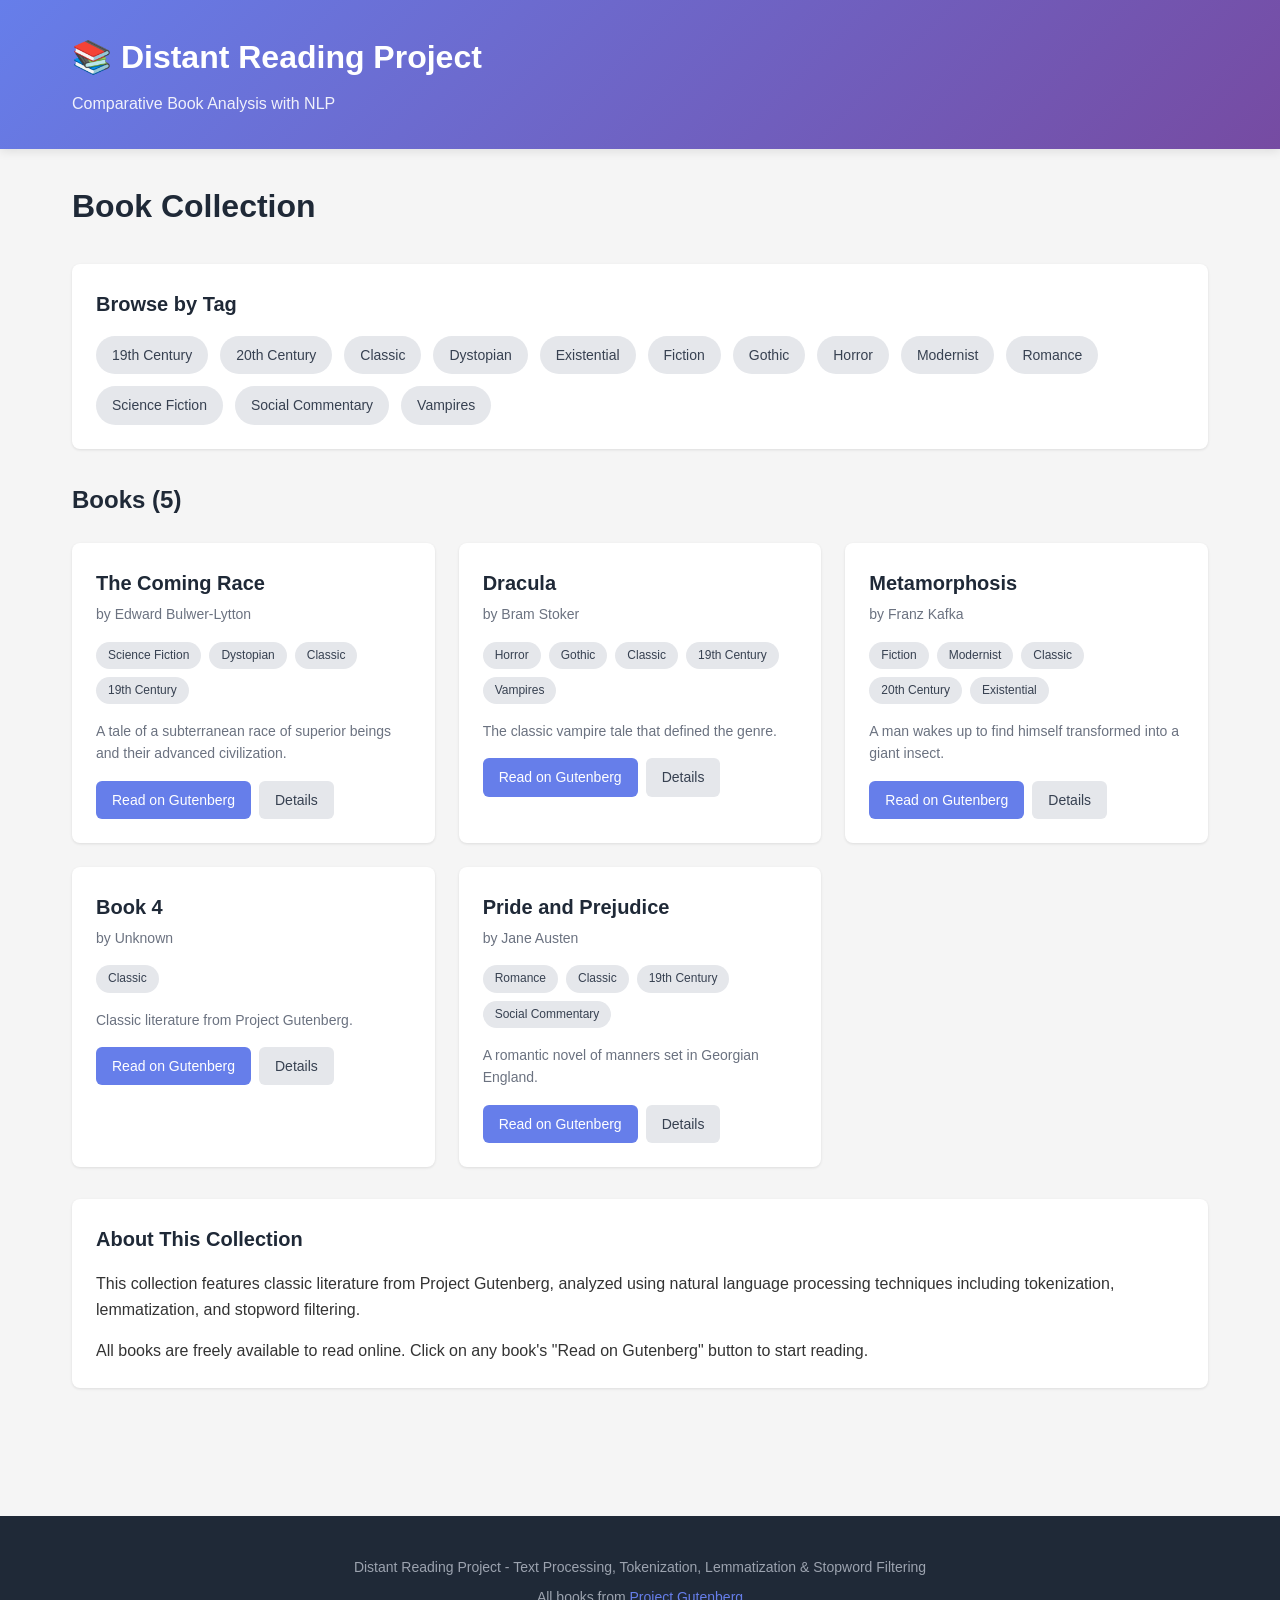
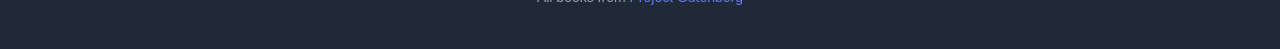
<file: web/index.html>
<!DOCTYPE html>
<html lang="en">
<head>
    <meta charset="UTF-8">
    <meta name="viewport" content="width=device-width, initial-scale=1.0">
    <title>Distant Reading Project - Book Collection</title>
    <link rel="stylesheet" href="css/style.css">
</head>
<body>
    <header>
        <nav>
            <div class="container">
                <h1><a href="index.html">📚 Distant Reading Project</a></h1>
                <p class="tagline">Comparative Book Analysis with NLP</p>
            </div>
        </nav>
    </header>

    <main class="container">
        <div class="page-header">
            <h2>Book Collection</h2>
            <p class="filter-info" id="filterInfo" style="display: none;">
                Showing books tagged with: <strong id="selectedTag"></strong>
                <a href="#" onclick="clearFilter(); return false;" class="clear-filter">Clear filter</a>
            </p>
        </div>

        <section class="tags-section">
            <h3>Browse by Tag</h3>
            <div class="tags-container" id="tagsContainer">
                <!-- Tags will be dynamically generated -->
            </div>
        </section>

        <section class="books-section">
            <h3>Books (<span id="bookCount">0</span>)</h3>
            <div class="books-grid" id="booksGrid">
                <!-- Books will be dynamically generated -->
            </div>
            <p class="no-books" id="noBooks" style="display: none;">No books found with this tag.</p>
        </section>

        <section class="actions-section">
            <h3>About This Collection</h3>
            <p>This collection features classic literature from Project Gutenberg, analyzed using natural language processing techniques including tokenization, lemmatization, and stopword filtering.</p>
            <p style="margin-top: 1rem;">All books are freely available to read online. Click on any book's "Read on Gutenberg" button to start reading.</p>
        </section>
    </main>

    <footer>
        <div class="container">
            <p>Distant Reading Project - Text Processing, Tokenization, Lemmatization & Stopword Filtering</p>
            <p>All books from <a href="https://www.gutenberg.org" target="_blank">Project Gutenberg</a></p>
        </div>
    </footer>

    <script src="js/books-data.js"></script>
    <script src="js/app.js"></script>
</body>
</html>
</file>
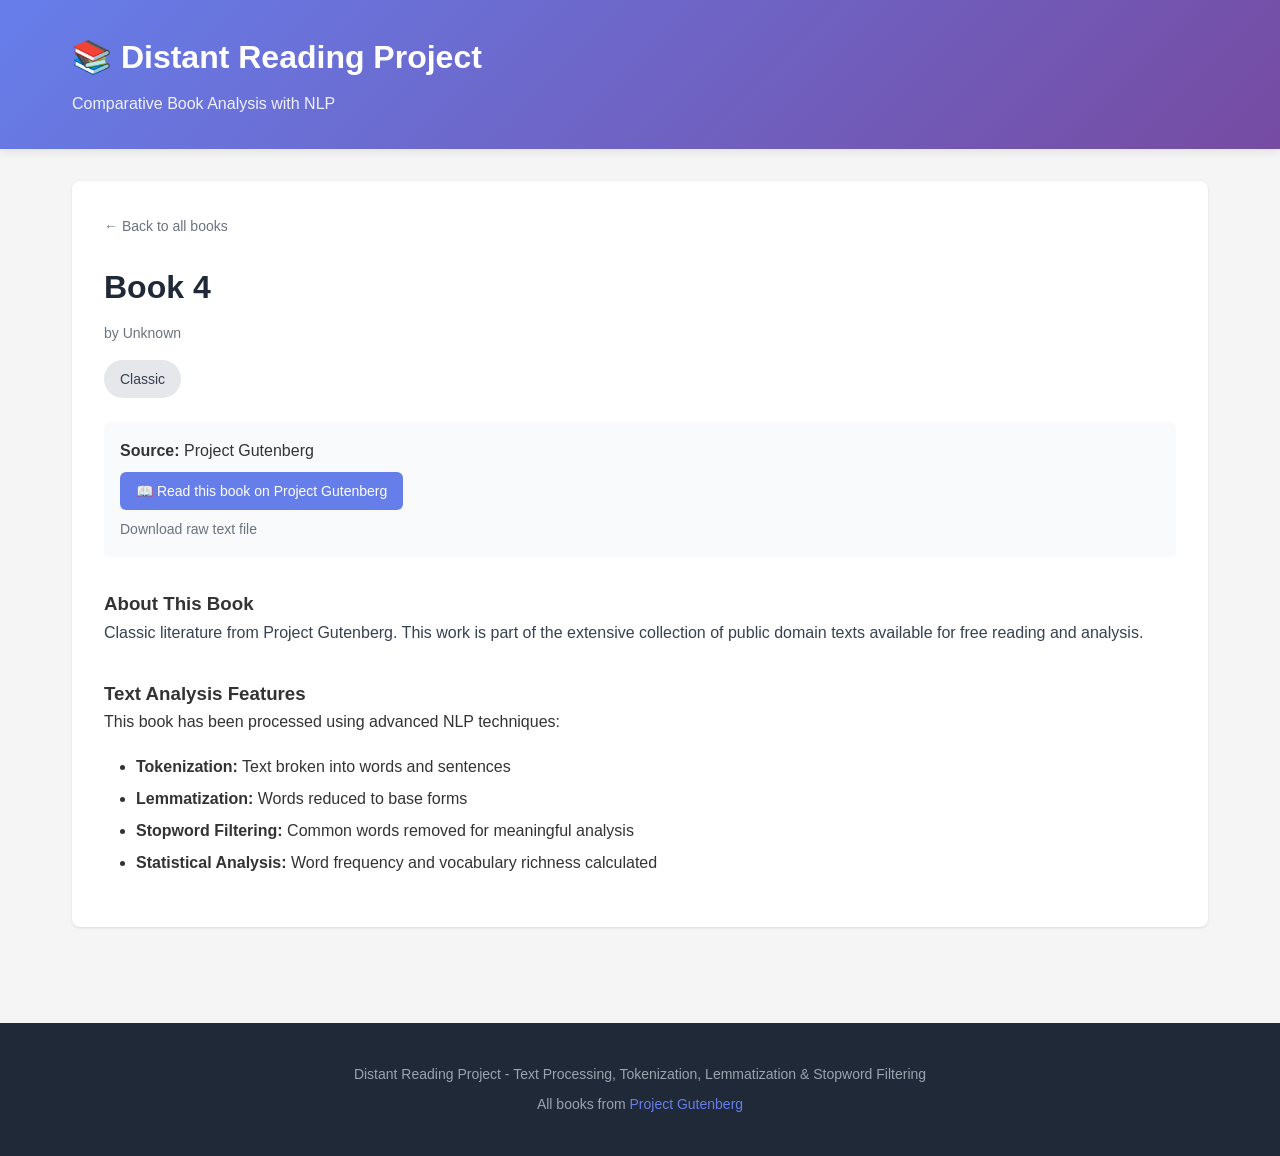
<file: web/book-book-4.html>
<!DOCTYPE html>
<html lang="en">
<head>
    <meta charset="UTF-8">
    <meta name="viewport" content="width=device-width, initial-scale=1.0">
    <title>Book 4 - Distant Reading Project</title>
    <link rel="stylesheet" href="css/style.css">
</head>
<body>
    <header>
        <nav>
            <div class="container">
                <h1><a href="index.html">📚 Distant Reading Project</a></h1>
                <p class="tagline">Comparative Book Analysis with NLP</p>
            </div>
        </nav>
    </header>

    <main class="container">
        <div class="book-detail">
            <div class="breadcrumb">
                <a href="index.html">← Back to all books</a>
            </div>

            <div class="book-detail-header">
                <h2>Book 4</h2>
                <p class="book-author">by Unknown</p>
            </div>

            <div class="book-tags">
                <a href="index.html#tag=Classic" class="tag">Classic</a>
            </div>

            <div class="book-meta">
                <p><strong>Source:</strong> Project Gutenberg</p>
                <p>
                    <a href="https://www.gutenberg.org/ebooks/6087" target="_blank" class="btn btn-primary" style="margin-top: 0.5rem;">
                        📖 Read this book on Project Gutenberg
                    </a>
                </p>
                <p style="margin-top: 0.5rem; font-size: 0.875rem;">
                    <a href="https://www.gutenberg.org/cache/epub/6087/pg6087.txt" target="_blank" style="color: #6b7280;">Download raw text file</a>
                </p>
            </div>

            <section class="book-description-section" style="margin: 2rem 0;">
                <h3>About This Book</h3>
                <p style="line-height: 1.8; color: #374151;">
                    Classic literature from Project Gutenberg. This work is part of the extensive collection
                    of public domain texts available for free reading and analysis.
                </p>
            </section>

            <section class="analysis-info">
                <h3>Text Analysis Features</h3>
                <p>This book has been processed using advanced NLP techniques:</p>
                <ul style="margin: 1rem 0; padding-left: 2rem; line-height: 2;">
                    <li><strong>Tokenization:</strong> Text broken into words and sentences</li>
                    <li><strong>Lemmatization:</strong> Words reduced to base forms</li>
                    <li><strong>Stopword Filtering:</strong> Common words removed for meaningful analysis</li>
                    <li><strong>Statistical Analysis:</strong> Word frequency and vocabulary richness calculated</li>
                </ul>
            </section>
        </div>
    </main>

    <footer>
        <div class="container">
            <p>Distant Reading Project - Text Processing, Tokenization, Lemmatization & Stopword Filtering</p>
            <p>All books from <a href="https://www.gutenberg.org" target="_blank">Project Gutenberg</a></p>
        </div>
    </footer>
</body>
</html>
</file>
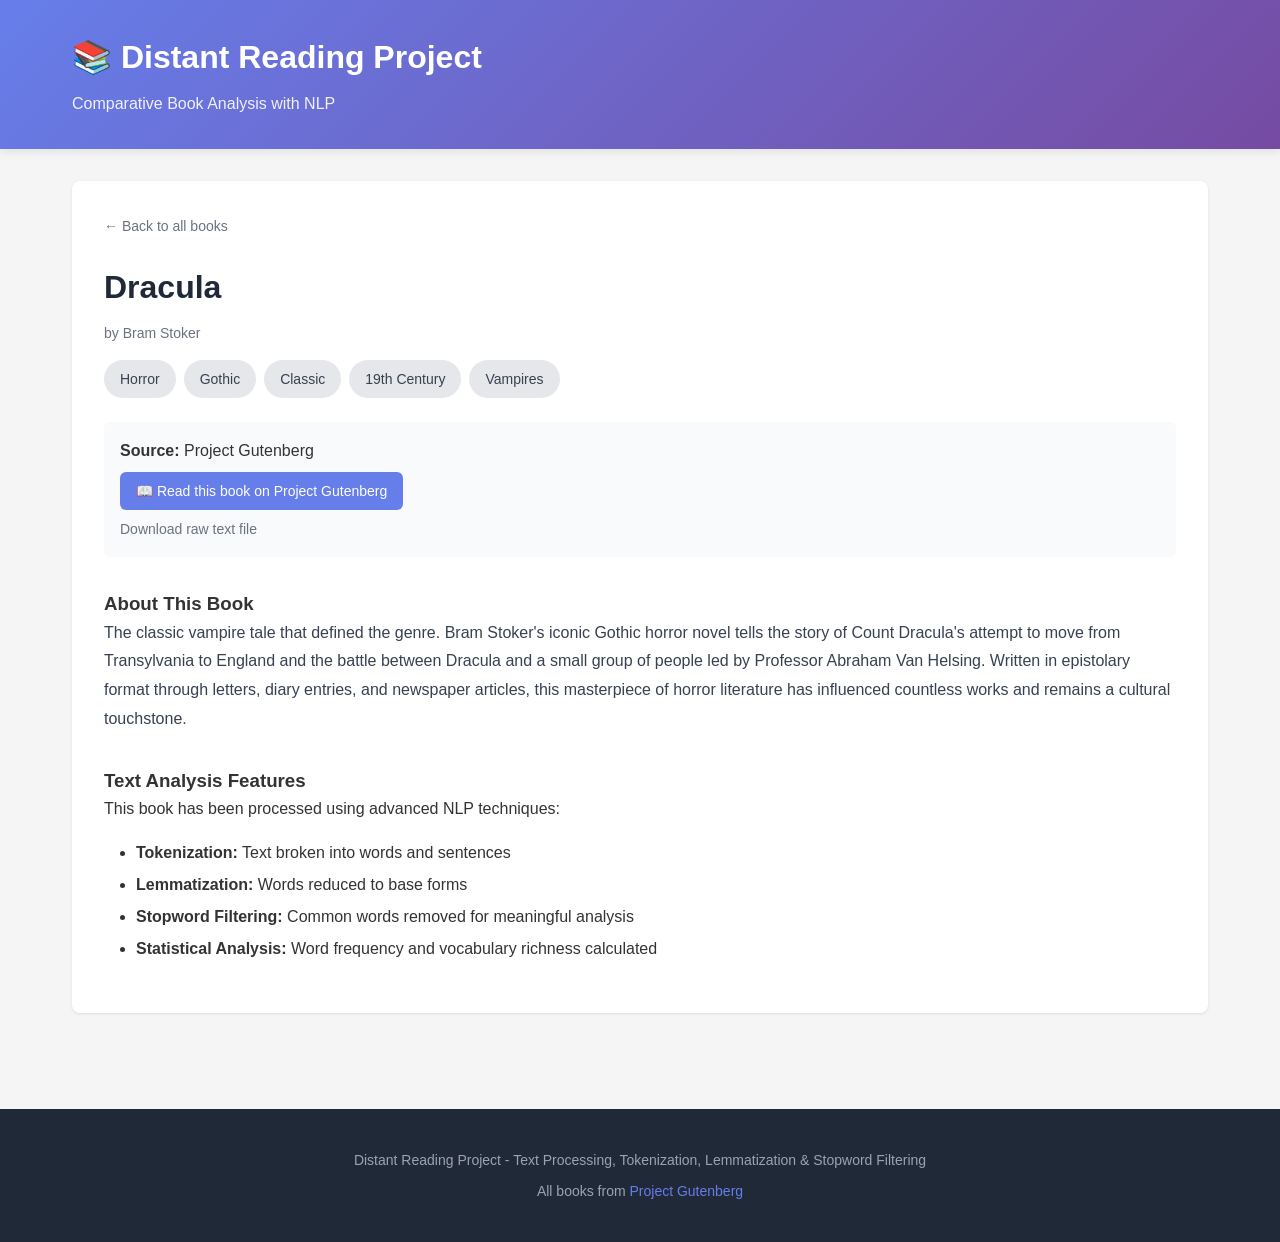
<file: web/book-dracula.html>
<!DOCTYPE html>
<html lang="en">
<head>
    <meta charset="UTF-8">
    <meta name="viewport" content="width=device-width, initial-scale=1.0">
    <title>Dracula - Distant Reading Project</title>
    <link rel="stylesheet" href="css/style.css">
</head>
<body>
    <header>
        <nav>
            <div class="container">
                <h1><a href="index.html">📚 Distant Reading Project</a></h1>
                <p class="tagline">Comparative Book Analysis with NLP</p>
            </div>
        </nav>
    </header>

    <main class="container">
        <div class="book-detail">
            <div class="breadcrumb">
                <a href="index.html">← Back to all books</a>
            </div>

            <div class="book-detail-header">
                <h2>Dracula</h2>
                <p class="book-author">by Bram Stoker</p>
            </div>

            <div class="book-tags">
                <a href="index.html#tag=Horror" class="tag">Horror</a>
                <a href="index.html#tag=Gothic" class="tag">Gothic</a>
                <a href="index.html#tag=Classic" class="tag">Classic</a>
                <a href="index.html#tag=19th%20Century" class="tag">19th Century</a>
                <a href="index.html#tag=Vampires" class="tag">Vampires</a>
            </div>

            <div class="book-meta">
                <p><strong>Source:</strong> Project Gutenberg</p>
                <p>
                    <a href="https://www.gutenberg.org/ebooks/345" target="_blank" class="btn btn-primary" style="margin-top: 0.5rem;">
                        📖 Read this book on Project Gutenberg
                    </a>
                </p>
                <p style="margin-top: 0.5rem; font-size: 0.875rem;">
                    <a href="https://www.gutenberg.org/cache/epub/345/pg345.txt" target="_blank" style="color: #6b7280;">Download raw text file</a>
                </p>
            </div>

            <section class="book-description-section" style="margin: 2rem 0;">
                <h3>About This Book</h3>
                <p style="line-height: 1.8; color: #374151;">
                    The classic vampire tale that defined the genre. Bram Stoker's iconic Gothic horror novel
                    tells the story of Count Dracula's attempt to move from Transylvania to England and the
                    battle between Dracula and a small group of people led by Professor Abraham Van Helsing.
                    Written in epistolary format through letters, diary entries, and newspaper articles, this
                    masterpiece of horror literature has influenced countless works and remains a cultural touchstone.
                </p>
            </section>

            <section class="analysis-info">
                <h3>Text Analysis Features</h3>
                <p>This book has been processed using advanced NLP techniques:</p>
                <ul style="margin: 1rem 0; padding-left: 2rem; line-height: 2;">
                    <li><strong>Tokenization:</strong> Text broken into words and sentences</li>
                    <li><strong>Lemmatization:</strong> Words reduced to base forms</li>
                    <li><strong>Stopword Filtering:</strong> Common words removed for meaningful analysis</li>
                    <li><strong>Statistical Analysis:</strong> Word frequency and vocabulary richness calculated</li>
                </ul>
            </section>
        </div>
    </main>

    <footer>
        <div class="container">
            <p>Distant Reading Project - Text Processing, Tokenization, Lemmatization & Stopword Filtering</p>
            <p>All books from <a href="https://www.gutenberg.org" target="_blank">Project Gutenberg</a></p>
        </div>
    </footer>
</body>
</html>
</file>
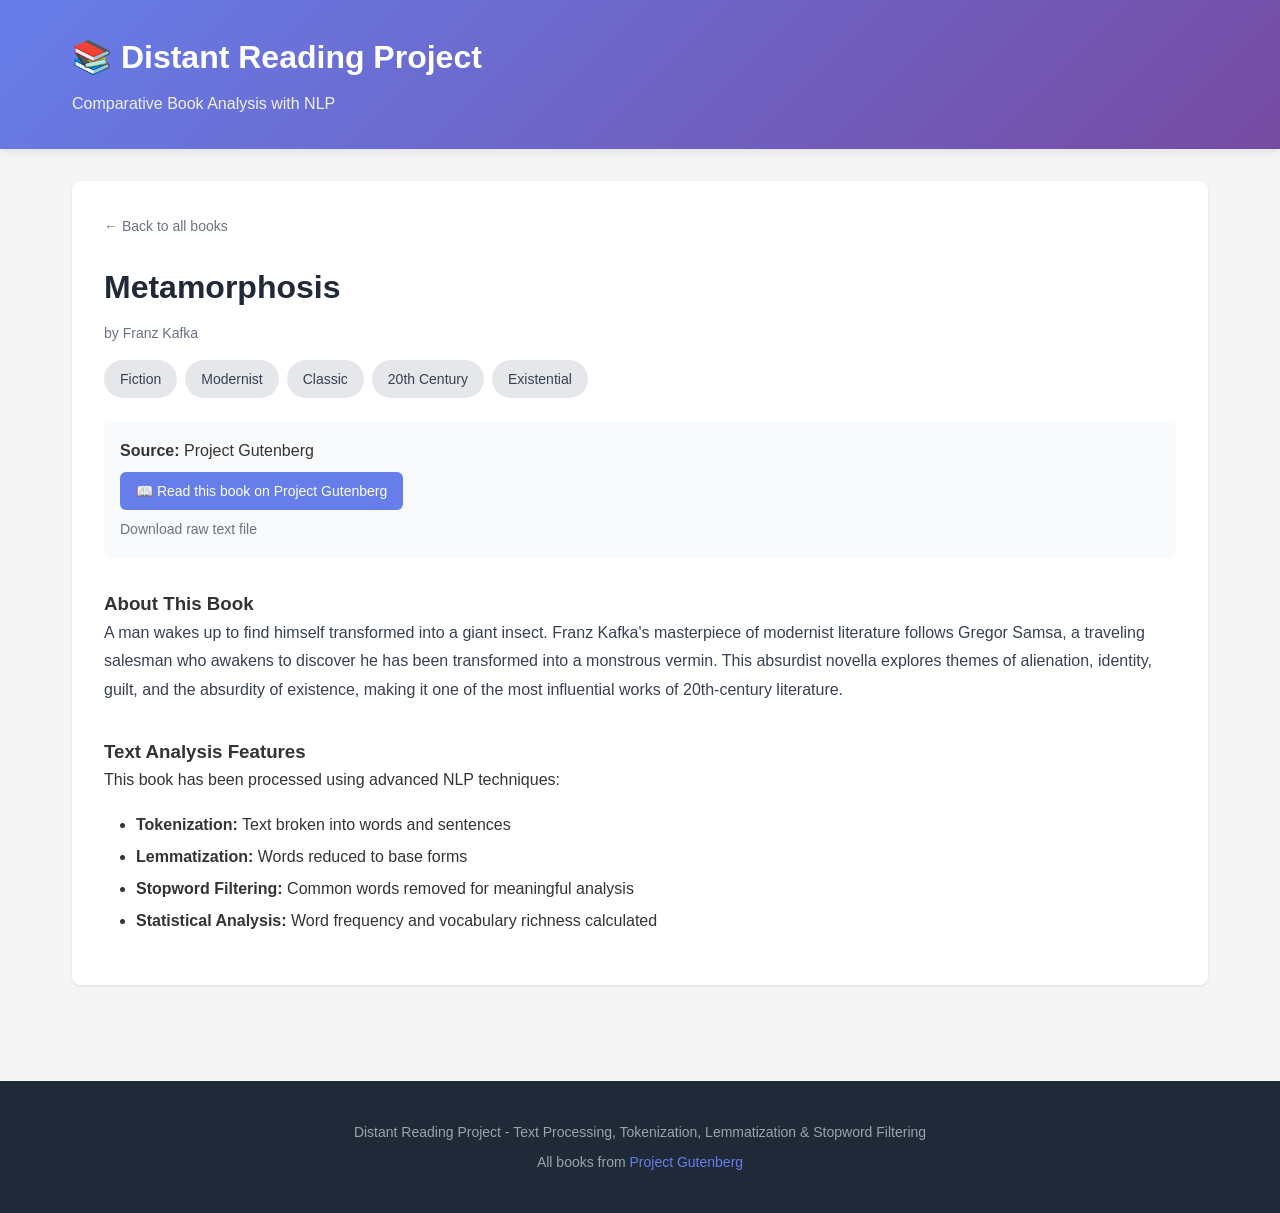
<file: web/book-metamorphosis.html>
<!DOCTYPE html>
<html lang="en">
<head>
    <meta charset="UTF-8">
    <meta name="viewport" content="width=device-width, initial-scale=1.0">
    <title>Metamorphosis - Distant Reading Project</title>
    <link rel="stylesheet" href="css/style.css">
</head>
<body>
    <header>
        <nav>
            <div class="container">
                <h1><a href="index.html">📚 Distant Reading Project</a></h1>
                <p class="tagline">Comparative Book Analysis with NLP</p>
            </div>
        </nav>
    </header>

    <main class="container">
        <div class="book-detail">
            <div class="breadcrumb">
                <a href="index.html">← Back to all books</a>
            </div>

            <div class="book-detail-header">
                <h2>Metamorphosis</h2>
                <p class="book-author">by Franz Kafka</p>
            </div>

            <div class="book-tags">
                <a href="index.html#tag=Fiction" class="tag">Fiction</a>
                <a href="index.html#tag=Modernist" class="tag">Modernist</a>
                <a href="index.html#tag=Classic" class="tag">Classic</a>
                <a href="index.html#tag=20th%20Century" class="tag">20th Century</a>
                <a href="index.html#tag=Existential" class="tag">Existential</a>
            </div>

            <div class="book-meta">
                <p><strong>Source:</strong> Project Gutenberg</p>
                <p>
                    <a href="https://www.gutenberg.org/ebooks/5200" target="_blank" class="btn btn-primary" style="margin-top: 0.5rem;">
                        📖 Read this book on Project Gutenberg
                    </a>
                </p>
                <p style="margin-top: 0.5rem; font-size: 0.875rem;">
                    <a href="https://www.gutenberg.org/cache/epub/5200/pg5200.txt" target="_blank" style="color: #6b7280;">Download raw text file</a>
                </p>
            </div>

            <section class="book-description-section" style="margin: 2rem 0;">
                <h3>About This Book</h3>
                <p style="line-height: 1.8; color: #374151;">
                    A man wakes up to find himself transformed into a giant insect. Franz Kafka's masterpiece
                    of modernist literature follows Gregor Samsa, a traveling salesman who awakens to discover
                    he has been transformed into a monstrous vermin. This absurdist novella explores themes of
                    alienation, identity, guilt, and the absurdity of existence, making it one of the most
                    influential works of 20th-century literature.
                </p>
            </section>

            <section class="analysis-info">
                <h3>Text Analysis Features</h3>
                <p>This book has been processed using advanced NLP techniques:</p>
                <ul style="margin: 1rem 0; padding-left: 2rem; line-height: 2;">
                    <li><strong>Tokenization:</strong> Text broken into words and sentences</li>
                    <li><strong>Lemmatization:</strong> Words reduced to base forms</li>
                    <li><strong>Stopword Filtering:</strong> Common words removed for meaningful analysis</li>
                    <li><strong>Statistical Analysis:</strong> Word frequency and vocabulary richness calculated</li>
                </ul>
            </section>
        </div>
    </main>

    <footer>
        <div class="container">
            <p>Distant Reading Project - Text Processing, Tokenization, Lemmatization & Stopword Filtering</p>
            <p>All books from <a href="https://www.gutenberg.org" target="_blank">Project Gutenberg</a></p>
        </div>
    </footer>
</body>
</html>
</file>
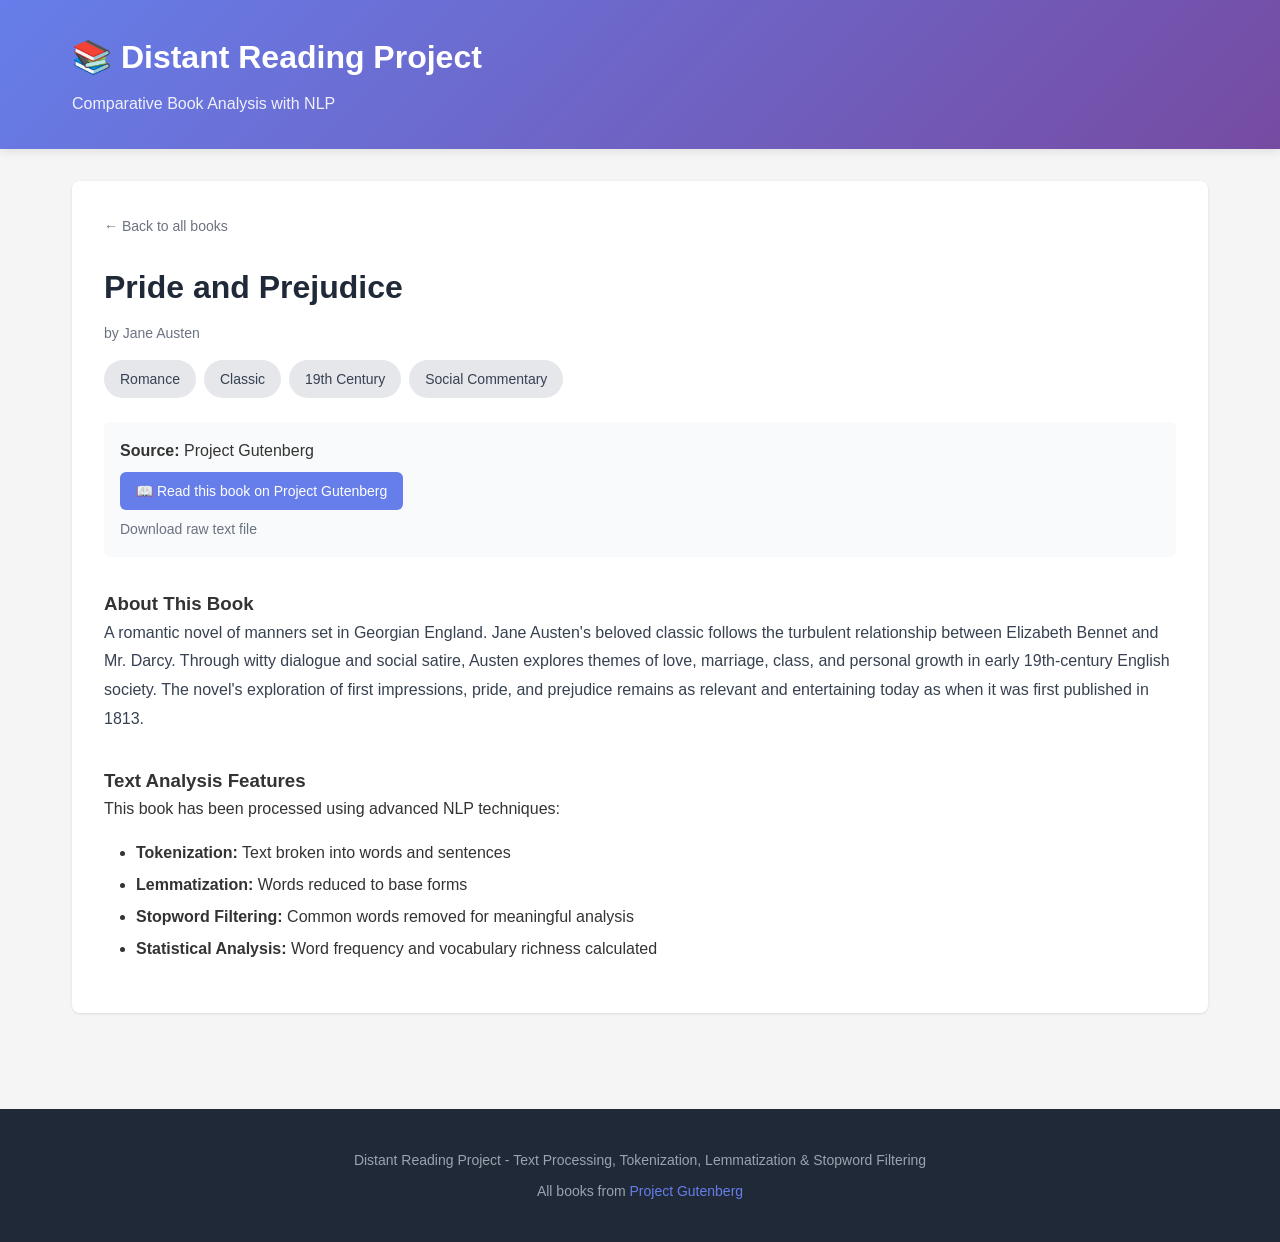
<file: web/book-pride-and-prejudice.html>
<!DOCTYPE html>
<html lang="en">
<head>
    <meta charset="UTF-8">
    <meta name="viewport" content="width=device-width, initial-scale=1.0">
    <title>Pride and Prejudice - Distant Reading Project</title>
    <link rel="stylesheet" href="css/style.css">
</head>
<body>
    <header>
        <nav>
            <div class="container">
                <h1><a href="index.html">📚 Distant Reading Project</a></h1>
                <p class="tagline">Comparative Book Analysis with NLP</p>
            </div>
        </nav>
    </header>

    <main class="container">
        <div class="book-detail">
            <div class="breadcrumb">
                <a href="index.html">← Back to all books</a>
            </div>

            <div class="book-detail-header">
                <h2>Pride and Prejudice</h2>
                <p class="book-author">by Jane Austen</p>
            </div>

            <div class="book-tags">
                <a href="index.html#tag=Romance" class="tag">Romance</a>
                <a href="index.html#tag=Classic" class="tag">Classic</a>
                <a href="index.html#tag=19th%20Century" class="tag">19th Century</a>
                <a href="index.html#tag=Social%20Commentary" class="tag">Social Commentary</a>
            </div>

            <div class="book-meta">
                <p><strong>Source:</strong> Project Gutenberg</p>
                <p>
                    <a href="https://www.gutenberg.org/ebooks/1342" target="_blank" class="btn btn-primary" style="margin-top: 0.5rem;">
                        📖 Read this book on Project Gutenberg
                    </a>
                </p>
                <p style="margin-top: 0.5rem; font-size: 0.875rem;">
                    <a href="https://www.gutenberg.org/cache/epub/1342/pg1342.txt" target="_blank" style="color: #6b7280;">Download raw text file</a>
                </p>
            </div>

            <section class="book-description-section" style="margin: 2rem 0;">
                <h3>About This Book</h3>
                <p style="line-height: 1.8; color: #374151;">
                    A romantic novel of manners set in Georgian England. Jane Austen's beloved classic follows
                    the turbulent relationship between Elizabeth Bennet and Mr. Darcy. Through witty dialogue
                    and social satire, Austen explores themes of love, marriage, class, and personal growth in
                    early 19th-century English society. The novel's exploration of first impressions, pride, and
                    prejudice remains as relevant and entertaining today as when it was first published in 1813.
                </p>
            </section>

            <section class="analysis-info">
                <h3>Text Analysis Features</h3>
                <p>This book has been processed using advanced NLP techniques:</p>
                <ul style="margin: 1rem 0; padding-left: 2rem; line-height: 2;">
                    <li><strong>Tokenization:</strong> Text broken into words and sentences</li>
                    <li><strong>Lemmatization:</strong> Words reduced to base forms</li>
                    <li><strong>Stopword Filtering:</strong> Common words removed for meaningful analysis</li>
                    <li><strong>Statistical Analysis:</strong> Word frequency and vocabulary richness calculated</li>
                </ul>
            </section>
        </div>
    </main>

    <footer>
        <div class="container">
            <p>Distant Reading Project - Text Processing, Tokenization, Lemmatization & Stopword Filtering</p>
            <p>All books from <a href="https://www.gutenberg.org" target="_blank">Project Gutenberg</a></p>
        </div>
    </footer>
</body>
</html>
</file>
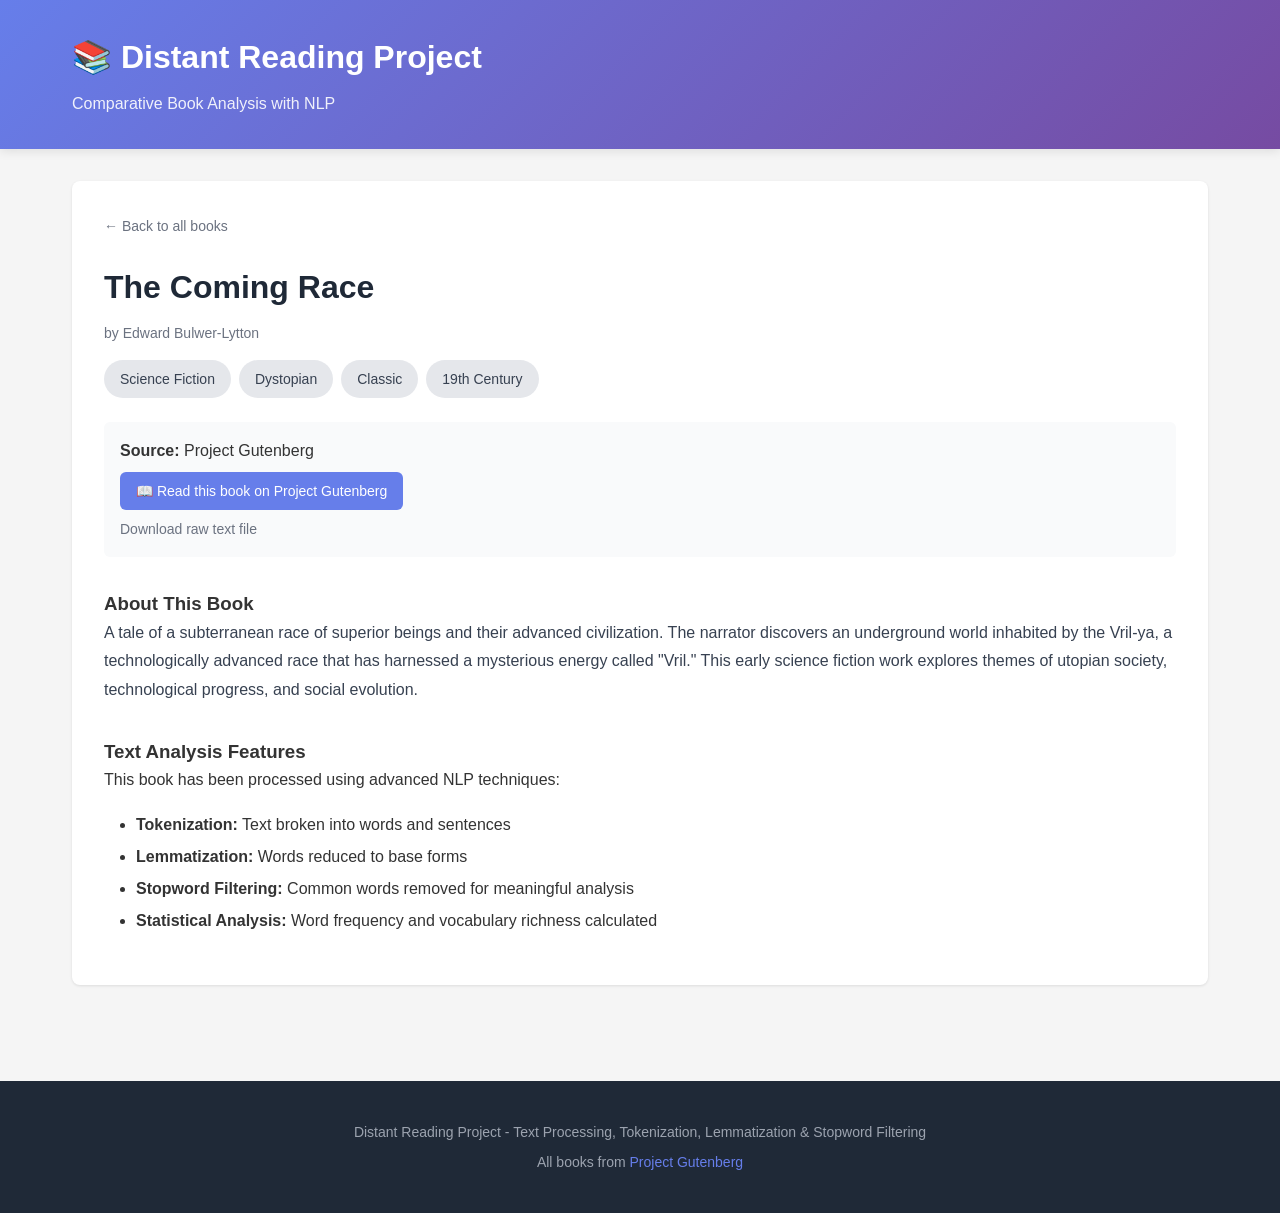
<file: web/book-the-coming-race.html>
<!DOCTYPE html>
<html lang="en">
<head>
    <meta charset="UTF-8">
    <meta name="viewport" content="width=device-width, initial-scale=1.0">
    <title>The Coming Race - Distant Reading Project</title>
    <link rel="stylesheet" href="css/style.css">
</head>
<body>
    <header>
        <nav>
            <div class="container">
                <h1><a href="index.html">📚 Distant Reading Project</a></h1>
                <p class="tagline">Comparative Book Analysis with NLP</p>
            </div>
        </nav>
    </header>

    <main class="container">
        <div class="book-detail">
            <div class="breadcrumb">
                <a href="index.html">← Back to all books</a>
            </div>

            <div class="book-detail-header">
                <h2>The Coming Race</h2>
                <p class="book-author">by Edward Bulwer-Lytton</p>
            </div>

            <div class="book-tags">
                <a href="index.html#tag=Science%20Fiction" class="tag">Science Fiction</a>
                <a href="index.html#tag=Dystopian" class="tag">Dystopian</a>
                <a href="index.html#tag=Classic" class="tag">Classic</a>
                <a href="index.html#tag=19th%20Century" class="tag">19th Century</a>
            </div>

            <div class="book-meta">
                <p><strong>Source:</strong> Project Gutenberg</p>
                <p>
                    <a href="https://www.gutenberg.org/ebooks/8492" target="_blank" class="btn btn-primary" style="margin-top: 0.5rem;">
                        📖 Read this book on Project Gutenberg
                    </a>
                </p>
                <p style="margin-top: 0.5rem; font-size: 0.875rem;">
                    <a href="https://www.gutenberg.org/cache/epub/8492/pg8492.txt" target="_blank" style="color: #6b7280;">Download raw text file</a>
                </p>
            </div>

            <section class="book-description-section" style="margin: 2rem 0;">
                <h3>About This Book</h3>
                <p style="line-height: 1.8; color: #374151;">
                    A tale of a subterranean race of superior beings and their advanced civilization.
                    The narrator discovers an underground world inhabited by the Vril-ya, a technologically
                    advanced race that has harnessed a mysterious energy called "Vril." This early science
                    fiction work explores themes of utopian society, technological progress, and social evolution.
                </p>
            </section>

            <section class="analysis-info">
                <h3>Text Analysis Features</h3>
                <p>This book has been processed using advanced NLP techniques:</p>
                <ul style="margin: 1rem 0; padding-left: 2rem; line-height: 2;">
                    <li><strong>Tokenization:</strong> Text broken into words and sentences</li>
                    <li><strong>Lemmatization:</strong> Words reduced to base forms</li>
                    <li><strong>Stopword Filtering:</strong> Common words removed for meaningful analysis</li>
                    <li><strong>Statistical Analysis:</strong> Word frequency and vocabulary richness calculated</li>
                </ul>
            </section>
        </div>
    </main>

    <footer>
        <div class="container">
            <p>Distant Reading Project - Text Processing, Tokenization, Lemmatization & Stopword Filtering</p>
            <p>All books from <a href="https://www.gutenberg.org" target="_blank">Project Gutenberg</a></p>
        </div>
    </footer>
</body>
</html>
</file>
<file: web/css/style.css>
/* Global Styles */
* {
    margin: 0;
    padding: 0;
    box-sizing: border-box;
}

body {
    font-family: -apple-system, BlinkMacSystemFont, 'Segoe UI', Roboto, 'Helvetica Neue', Arial, sans-serif;
    line-height: 1.6;
    color: #333;
    background-color: #f5f5f5;
}

a {
    color: #2563eb;
    text-decoration: none;
}

a:hover {
    text-decoration: underline;
}

/* Header */
header {
    background: linear-gradient(135deg, #667eea 0%, #764ba2 100%);
    color: white;
    padding: 2rem 0;
    box-shadow: 0 2px 10px rgba(0,0,0,0.1);
}

header h1 {
    font-size: 2rem;
    margin-bottom: 0.5rem;
}

header h1 a {
    color: white;
    text-decoration: none;
}

header .tagline {
    font-size: 1rem;
    opacity: 0.9;
}

/* Container */
.container {
    max-width: 1200px;
    margin: 0 auto;
    padding: 0 2rem;
}

main.container {
    padding: 2rem;
    min-height: calc(100vh - 250px);
}

/* Page Header */
.page-header {
    margin-bottom: 2rem;
}

.page-header h2 {
    font-size: 2rem;
    color: #1f2937;
    margin-bottom: 0.5rem;
}

.filter-info {
    color: #6b7280;
    font-size: 1rem;
}

.clear-filter {
    color: #dc2626;
    margin-left: 1rem;
}

/* Tags Section */
.tags-section {
    background: white;
    padding: 1.5rem;
    border-radius: 8px;
    box-shadow: 0 1px 3px rgba(0,0,0,0.1);
    margin-bottom: 2rem;
}

.tags-section h3 {
    font-size: 1.25rem;
    margin-bottom: 1rem;
    color: #1f2937;
}

.tags-container {
    display: flex;
    flex-wrap: wrap;
    gap: 0.75rem;
}

.tag {
    display: inline-block;
    padding: 0.5rem 1rem;
    background: #e5e7eb;
    color: #374151;
    border-radius: 20px;
    font-size: 0.875rem;
    font-weight: 500;
    transition: all 0.2s;
    cursor: pointer;
}

.tag:hover {
    background: #667eea;
    color: white;
    text-decoration: none;
    transform: translateY(-2px);
    box-shadow: 0 2px 8px rgba(102, 126, 234, 0.4);
}

.tag-active {
    background: #667eea;
    color: white;
}

.tag-small {
    padding: 0.25rem 0.75rem;
    font-size: 0.75rem;
}

/* Books Section */
.books-section {
    margin-bottom: 2rem;
}

.books-section h3 {
    font-size: 1.5rem;
    margin-bottom: 1.5rem;
    color: #1f2937;
}

.books-grid {
    display: grid;
    grid-template-columns: repeat(auto-fill, minmax(350px, 1fr));
    gap: 1.5rem;
}

.book-card {
    background: white;
    border-radius: 8px;
    padding: 1.5rem;
    box-shadow: 0 1px 3px rgba(0,0,0,0.1);
    transition: all 0.2s;
}

.book-card:hover {
    box-shadow: 0 4px 12px rgba(0,0,0,0.15);
    transform: translateY(-2px);
}

.book-header h4 {
    font-size: 1.25rem;
    margin-bottom: 0.25rem;
    color: #1f2937;
}

.book-header h4 a {
    color: #1f2937;
}

.book-author {
    color: #6b7280;
    font-size: 0.875rem;
    margin-bottom: 1rem;
}

.book-tags {
    margin-bottom: 1rem;
    display: flex;
    flex-wrap: wrap;
    gap: 0.5rem;
}

.book-stats {
    background: #f9fafb;
    padding: 1rem;
    border-radius: 6px;
    margin-bottom: 1rem;
    display: grid;
    grid-template-columns: repeat(3, 1fr);
    gap: 0.75rem;
}

.stat {
    display: flex;
    flex-direction: column;
}

.stat-label {
    font-size: 0.75rem;
    color: #6b7280;
    font-weight: 500;
}

.stat-value {
    font-size: 1rem;
    color: #1f2937;
    font-weight: 600;
}

.book-actions {
    display: flex;
    gap: 0.5rem;
}

/* Buttons */
.btn {
    display: inline-block;
    padding: 0.5rem 1rem;
    border-radius: 6px;
    font-size: 0.875rem;
    font-weight: 500;
    text-align: center;
    cursor: pointer;
    transition: all 0.2s;
    border: none;
    text-decoration: none;
}

.btn-primary {
    background: #667eea;
    color: white;
}

.btn-primary:hover {
    background: #5568d3;
    text-decoration: none;
}

.btn-secondary {
    background: #e5e7eb;
    color: #374151;
}

.btn-secondary:hover {
    background: #d1d5db;
    text-decoration: none;
}

.btn-large {
    padding: 0.75rem 2rem;
    font-size: 1rem;
}

/* Actions Section */
.actions-section {
    background: white;
    padding: 1.5rem;
    border-radius: 8px;
    box-shadow: 0 1px 3px rgba(0,0,0,0.1);
    margin-bottom: 2rem;
}

.actions-section h3 {
    font-size: 1.25rem;
    margin-bottom: 1rem;
    color: #1f2937;
}

.actions-buttons {
    display: flex;
    gap: 1rem;
    margin-bottom: 1rem;
}

.action-note {
    font-size: 0.875rem;
    color: #6b7280;
}

/* Book Detail */
.book-detail {
    background: white;
    padding: 2rem;
    border-radius: 8px;
    box-shadow: 0 1px 3px rgba(0,0,0,0.1);
}

.breadcrumb {
    margin-bottom: 1.5rem;
}

.breadcrumb a {
    color: #6b7280;
    font-size: 0.875rem;
}

.book-detail-header {
    margin-bottom: 1rem;
}

.book-detail-header h2 {
    font-size: 2rem;
    color: #1f2937;
    margin-bottom: 0.5rem;
}

.book-meta {
    margin: 1.5rem 0;
    padding: 1rem;
    background: #f9fafb;
    border-radius: 6px;
}

.stats-section {
    margin: 2rem 0;
}

.stats-section h3 {
    font-size: 1.5rem;
    margin-bottom: 1rem;
    color: #1f2937;
}

.stats-grid {
    display: grid;
    grid-template-columns: repeat(auto-fit, minmax(200px, 1fr));
    gap: 1rem;
}

.stat-card {
    background: #f9fafb;
    padding: 1.5rem;
    border-radius: 8px;
    text-align: center;
}

.stat-value-large {
    font-size: 2rem;
    font-weight: 700;
    color: #667eea;
    margin-top: 0.5rem;
}

.frequency-section {
    margin: 2rem 0;
}

.frequency-section h3 {
    font-size: 1.5rem;
    margin-bottom: 1rem;
    color: #1f2937;
}

.word-list {
    background: #f9fafb;
    padding: 1rem;
    border-radius: 8px;
    max-height: 500px;
    overflow-y: auto;
}

.word-item {
    display: flex;
    justify-content: space-between;
    padding: 0.5rem;
    border-bottom: 1px solid #e5e7eb;
}

.word-item:last-child {
    border-bottom: none;
}

.word {
    font-weight: 500;
    color: #1f2937;
}

.freq {
    color: #667eea;
    font-weight: 600;
}

.no-stats {
    padding: 3rem;
    text-align: center;
    color: #6b7280;
}

.no-books {
    padding: 2rem;
    text-align: center;
    color: #6b7280;
}

/* Footer */
footer {
    background: #1f2937;
    color: #9ca3af;
    padding: 2rem 0;
    margin-top: 4rem;
    text-align: center;
}

footer p {
    margin: 0.5rem 0;
    font-size: 0.875rem;
}

footer a {
    color: #667eea;
}

/* Responsive */
@media (max-width: 768px) {
    .books-grid {
        grid-template-columns: 1fr;
    }

    .stats-grid {
        grid-template-columns: 1fr;
    }

    .book-stats {
        grid-template-columns: 1fr;
    }

    .actions-buttons {
        flex-direction: column;
    }
}
</file>
